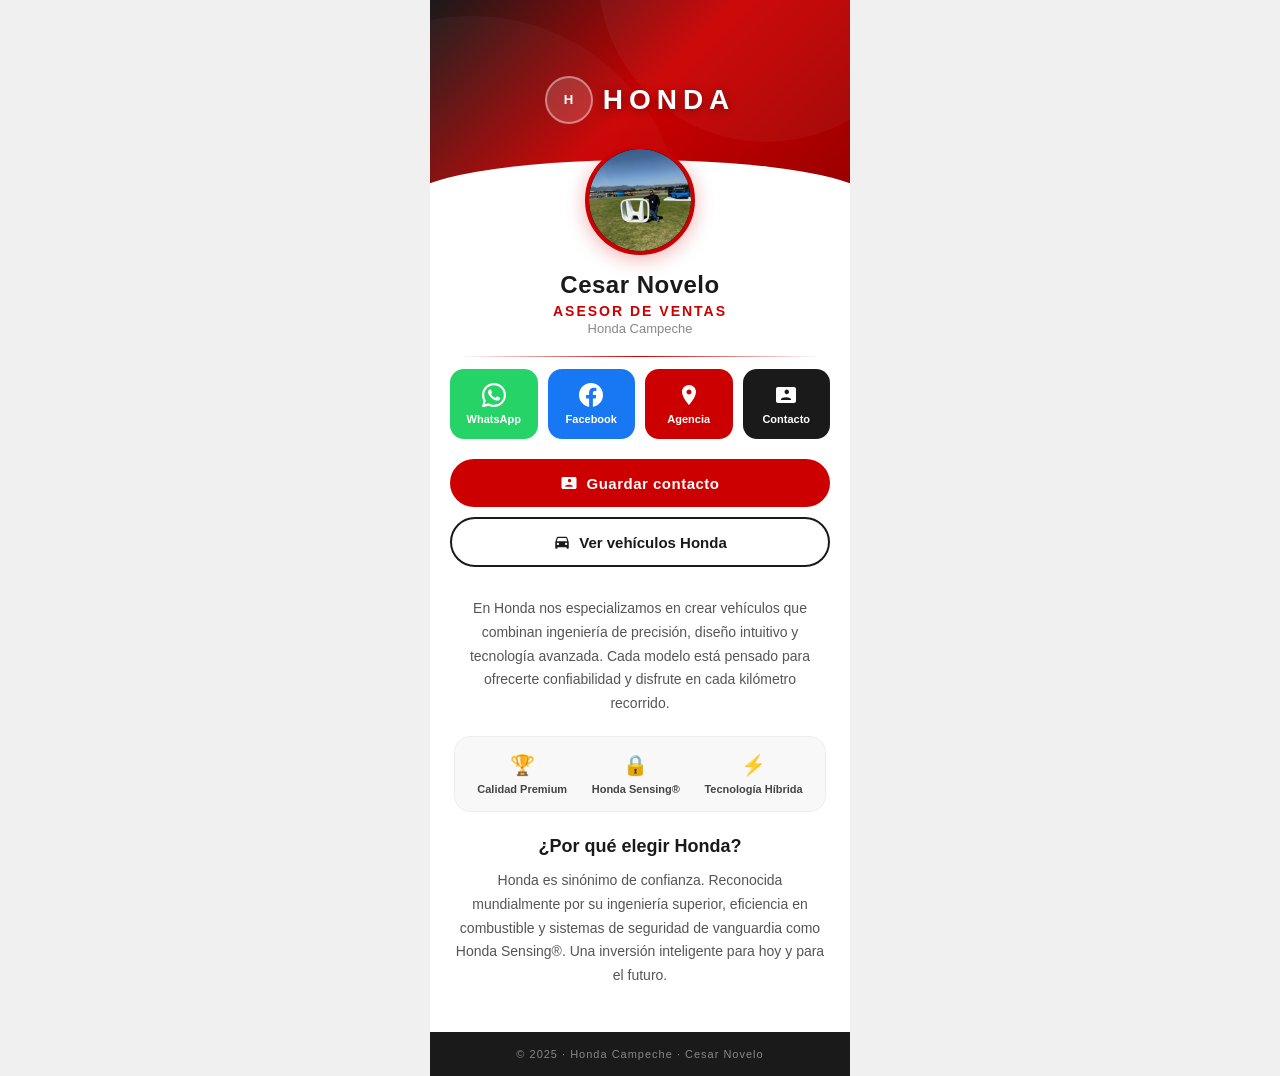
<file: index.html>
<!DOCTYPE html>
<html lang="es">
<head>
<meta charset="UTF-8">
<meta name="viewport" content="width=device-width, initial-scale=1.0">
<title>Cesar Novelo – Asesor Honda</title>
<link rel="stylesheet" href="css/styles.css">
</head>
<body>

<div class="container">

  <!-- HERO -->
  <div class="hero">
    <div class="hero-overlay"></div>
    <div class="hero-content">
      <div class="logo-wrap">
        <svg viewBox="0 0 60 30" class="honda-logo" aria-label="Honda">
          <text x="50%" y="22" text-anchor="middle" font-family="Arial Black, sans-serif" font-size="22" font-weight="900" fill="white" letter-spacing="2">H</text>
        </svg>
        <span class="brand-name">HONDA</span>
      </div>
    </div>
  </div>

  <!-- FOTO -->
  <!-- ▶ COLOCA TU FOTO AQUÍ: reemplaza src/cesar.jpg con la imagen del asesor -->
  <div class="avatar-wrap">
    <div class="avatar-ring">
      <img src="src/cesar.jpg" alt="Cesar Novelo" class="profile-img" onerror="this.style.display='none'; this.nextElementSibling.style.display='flex'">
      <div class="avatar-fallback">CN</div>
    </div>
  </div>

  <!-- DATOS -->
  <div class="info-block">
    <h1>Cesar Novelo</h1>
    <p class="role">Asesor de Ventas</p>
    <p class="brand-tag">Honda Campeche</p>
  </div>

  <!-- DIVIDER -->
  <div class="divider"><span></span></div>

  <!-- ICONOS SOCIALES -->
  <div class="social-grid">
    <a href="https://wa.me/529618815432" target="_blank" class="social-btn whatsapp">
      <svg viewBox="0 0 24 24" fill="currentColor"><path d="M17.472 14.382c-.297-.149-1.758-.867-2.03-.967-.273-.099-.471-.148-.67.15-.197.297-.767.966-.94 1.164-.173.199-.347.223-.644.075-.297-.15-1.255-.463-2.39-1.475-.883-.788-1.48-1.761-1.653-2.059-.173-.297-.018-.458.13-.606.134-.133.298-.347.446-.52.149-.174.198-.298.298-.497.099-.198.05-.371-.025-.52-.075-.149-.669-1.612-.916-2.207-.242-.579-.487-.5-.669-.51-.173-.008-.371-.01-.57-.01-.198 0-.52.074-.792.372-.272.297-1.04 1.016-1.04 2.479 0 1.462 1.065 2.875 1.213 3.074.149.198 2.096 3.2 5.077 4.487.709.306 1.262.489 1.694.625.712.227 1.36.195 1.871.118.571-.085 1.758-.719 2.006-1.413.248-.694.248-1.289.173-1.413-.074-.124-.272-.198-.57-.347z"/><path d="M12 0C5.373 0 0 5.373 0 12c0 2.127.558 4.121 1.531 5.847L.057 23.578a.563.563 0 00.666.726l5.898-1.545A11.945 11.945 0 0012 24c6.627 0 12-5.373 12-12S18.627 0 12 0zm0 21.818a9.805 9.805 0 01-5.032-1.386l-.361-.215-3.739.98.998-3.638-.235-.374A9.817 9.817 0 012.182 12C2.182 6.57 6.57 2.182 12 2.182S21.818 6.57 21.818 12 17.43 21.818 12 21.818z"/></svg>
      <span>WhatsApp</span>
    </a>

    <a href="https://www.facebook.com/share/1DPP1AL5Sw/?mibextid=wwXIfr" target="_blank" class="social-btn facebook">
      <svg viewBox="0 0 24 24" fill="currentColor"><path d="M24 12.073c0-6.627-5.373-12-12-12s-12 5.373-12 12c0 5.99 4.388 10.954 10.125 11.854v-8.385H7.078v-3.47h3.047V9.43c0-3.007 1.792-4.669 4.533-4.669 1.312 0 2.686.235 2.686.235v2.953H15.83c-1.491 0-1.956.925-1.956 1.874v2.25h3.328l-.532 3.47h-2.796v8.385C19.612 23.027 24 18.062 24 12.073z"/></svg>
      <span>Facebook</span>
    </a>

    <a href="https://maps.app.goo.gl/i9AoAfZcqsEoxchf8" target="_blank" class="social-btn location">
      <svg viewBox="0 0 24 24" fill="currentColor"><path d="M12 2C8.13 2 5 5.13 5 9c0 5.25 7 13 7 13s7-7.75 7-13c0-3.87-3.13-7-7-7zm0 9.5c-1.38 0-2.5-1.12-2.5-2.5s1.12-2.5 2.5-2.5 2.5 1.12 2.5 2.5-1.12 2.5-2.5 2.5z"/></svg>
      <span>Agencia</span>
    </a>

    <a href="contacto.vcf" class="social-btn contact">
      <svg viewBox="0 0 24 24" fill="currentColor"><path d="M20 4H4c-1.1 0-2 .9-2 2v12c0 1.1.9 2 2 2h16c1.1 0 2-.9 2-2V6c0-1.1-.9-2-2-2zm-8 2.75A2.25 2.25 0 1112 11a2.25 2.25 0 010-4.25zM17 17H7v-.75c0-1.33 2.67-2 5-2s5 .67 5 2V17z"/></svg>
      <span>Contacto</span>
    </a>
  </div>

  <!-- BOTONES CTA -->
  <div class="cta-section">
    <a href="contacto.vcf" class="btn-primary">
      <svg viewBox="0 0 24 24" fill="currentColor" width="18" height="18"><path d="M20 4H4c-1.1 0-2 .9-2 2v12c0 1.1.9 2 2 2h16c1.1 0 2-.9 2-2V6c0-1.1-.9-2-2-2zm-8 2.75A2.25 2.25 0 1112 11a2.25 2.25 0 010-4.25zM17 17H7v-.75c0-1.33 2.67-2 5-2s5 .67 5 2V17z"/></svg>
      Guardar contacto
    </a>

    <a href="autos.html" class="btn-secondary">
      <svg viewBox="0 0 24 24" fill="currentColor" width="18" height="18"><path d="M18.92 6.01C18.72 5.42 18.16 5 17.5 5h-11c-.66 0-1.21.42-1.42 1.01L3 12v8c0 .55.45 1 1 1h1c.55 0 1-.45 1-1v-1h12v1c0 .55.45 1 1 1h1c.55 0 1-.45 1-1v-8l-2.08-5.99zM6.5 16c-.83 0-1.5-.67-1.5-1.5S5.67 13 6.5 13s1.5.67 1.5 1.5S7.33 16 6.5 16zm11 0c-.83 0-1.5-.67-1.5-1.5s.67-1.5 1.5-1.5 1.5.67 1.5 1.5-.67 1.5-1.5 1.5zM5 11l1.5-4.5h11L19 11H5z"/></svg>
      Ver vehículos Honda
    </a>
  </div>

  <!-- DESCRIPCIÓN -->
  <div class="desc-section">
    <p class="desc-text">
      En Honda nos especializamos en crear vehículos que combinan ingeniería de precisión, 
      diseño intuitivo y tecnología avanzada. Cada modelo está pensado para ofrecerte 
      confiabilidad y disfrute en cada kilómetro recorrido.
    </p>

    <div class="highlight-bar">
      <div class="highlight-item">
        <span class="highlight-icon">🏆</span>
        <span>Calidad Premium</span>
      </div>
      <div class="highlight-item">
        <span class="highlight-icon">🔒</span>
        <span>Honda Sensing®</span>
      </div>
      <div class="highlight-item">
        <span class="highlight-icon">⚡</span>
        <span>Tecnología Híbrida</span>
      </div>
    </div>

    <h2>¿Por qué elegir Honda?</h2>
    <p class="desc-text">
      Honda es sinónimo de confianza. Reconocida mundialmente por su ingeniería superior, 
      eficiencia en combustible y sistemas de seguridad de vanguardia como Honda Sensing®. 
      Una inversión inteligente para hoy y para el futuro.
    </p>
  </div>

  <!-- FOOTER -->
  <div class="footer">
    <p>© 2025 · Honda Campeche · Cesar Novelo</p>
  </div>

</div>

</body>
</html>
</file>
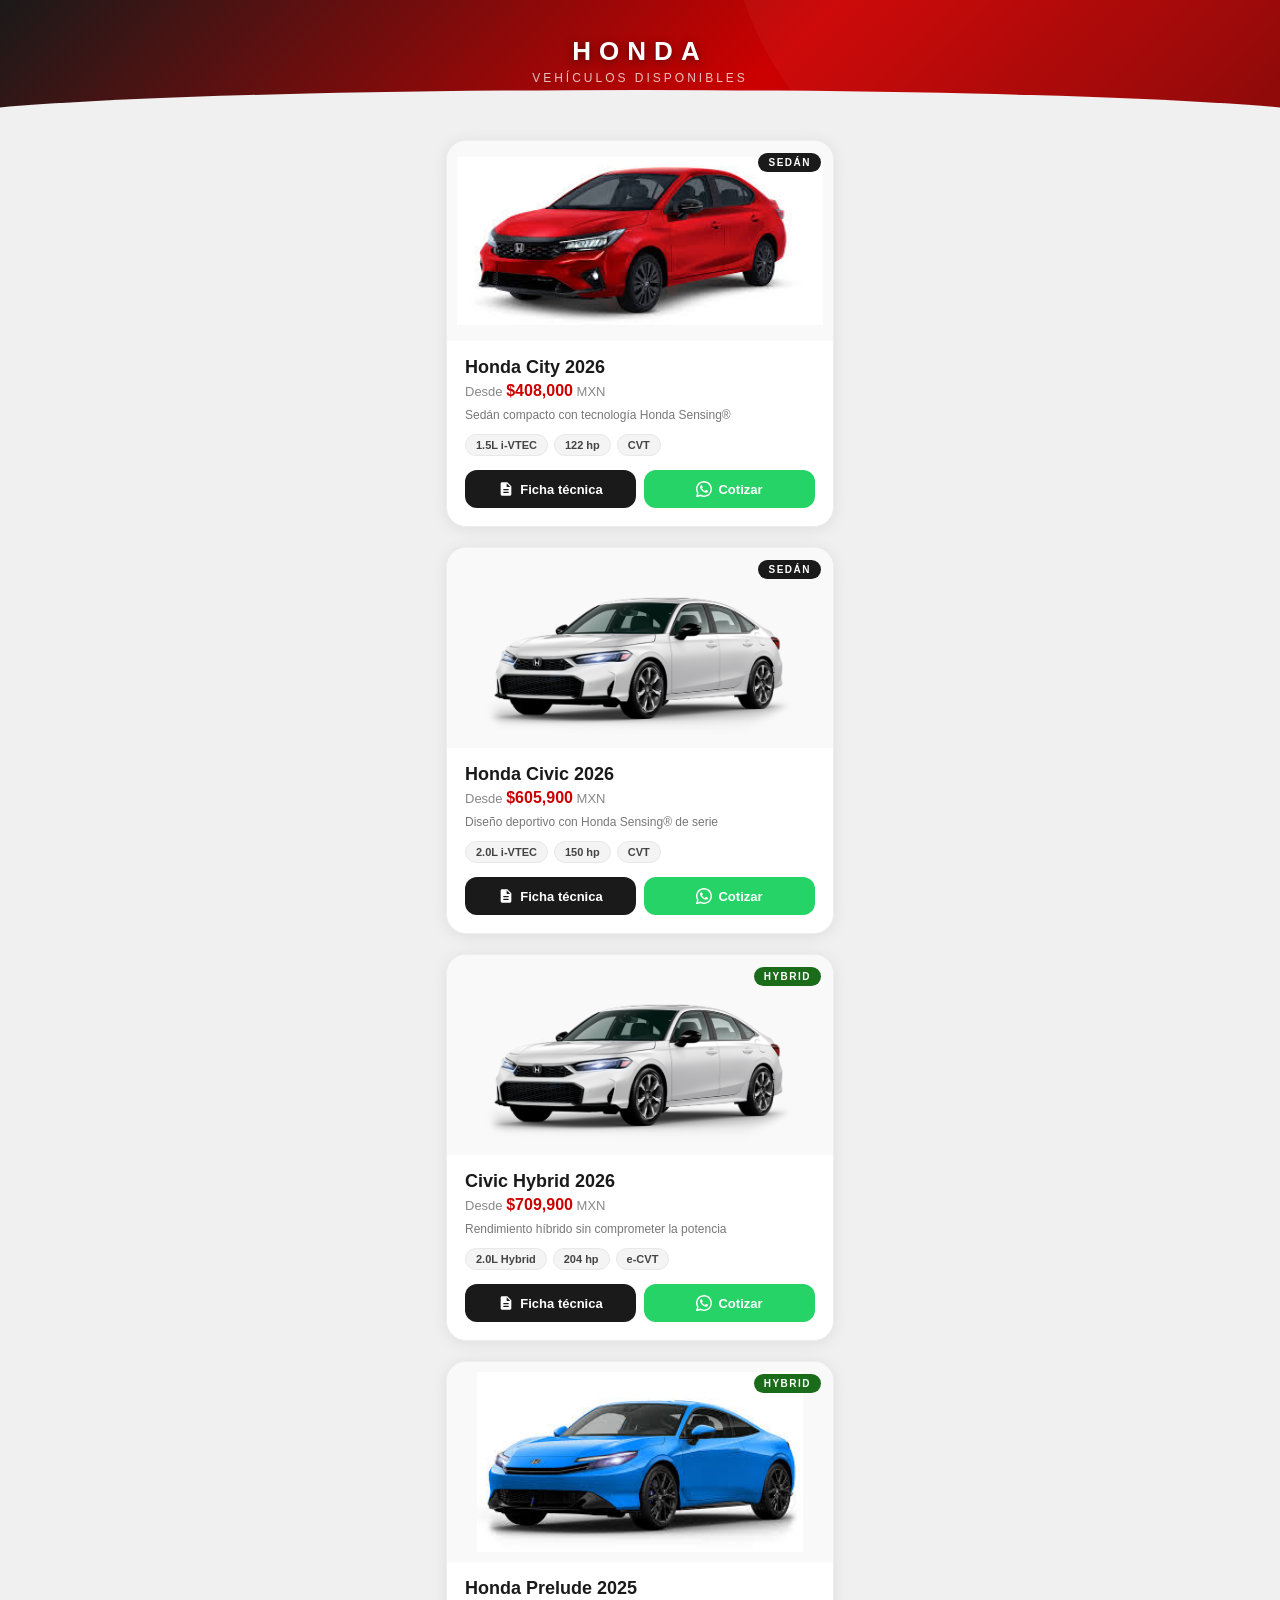
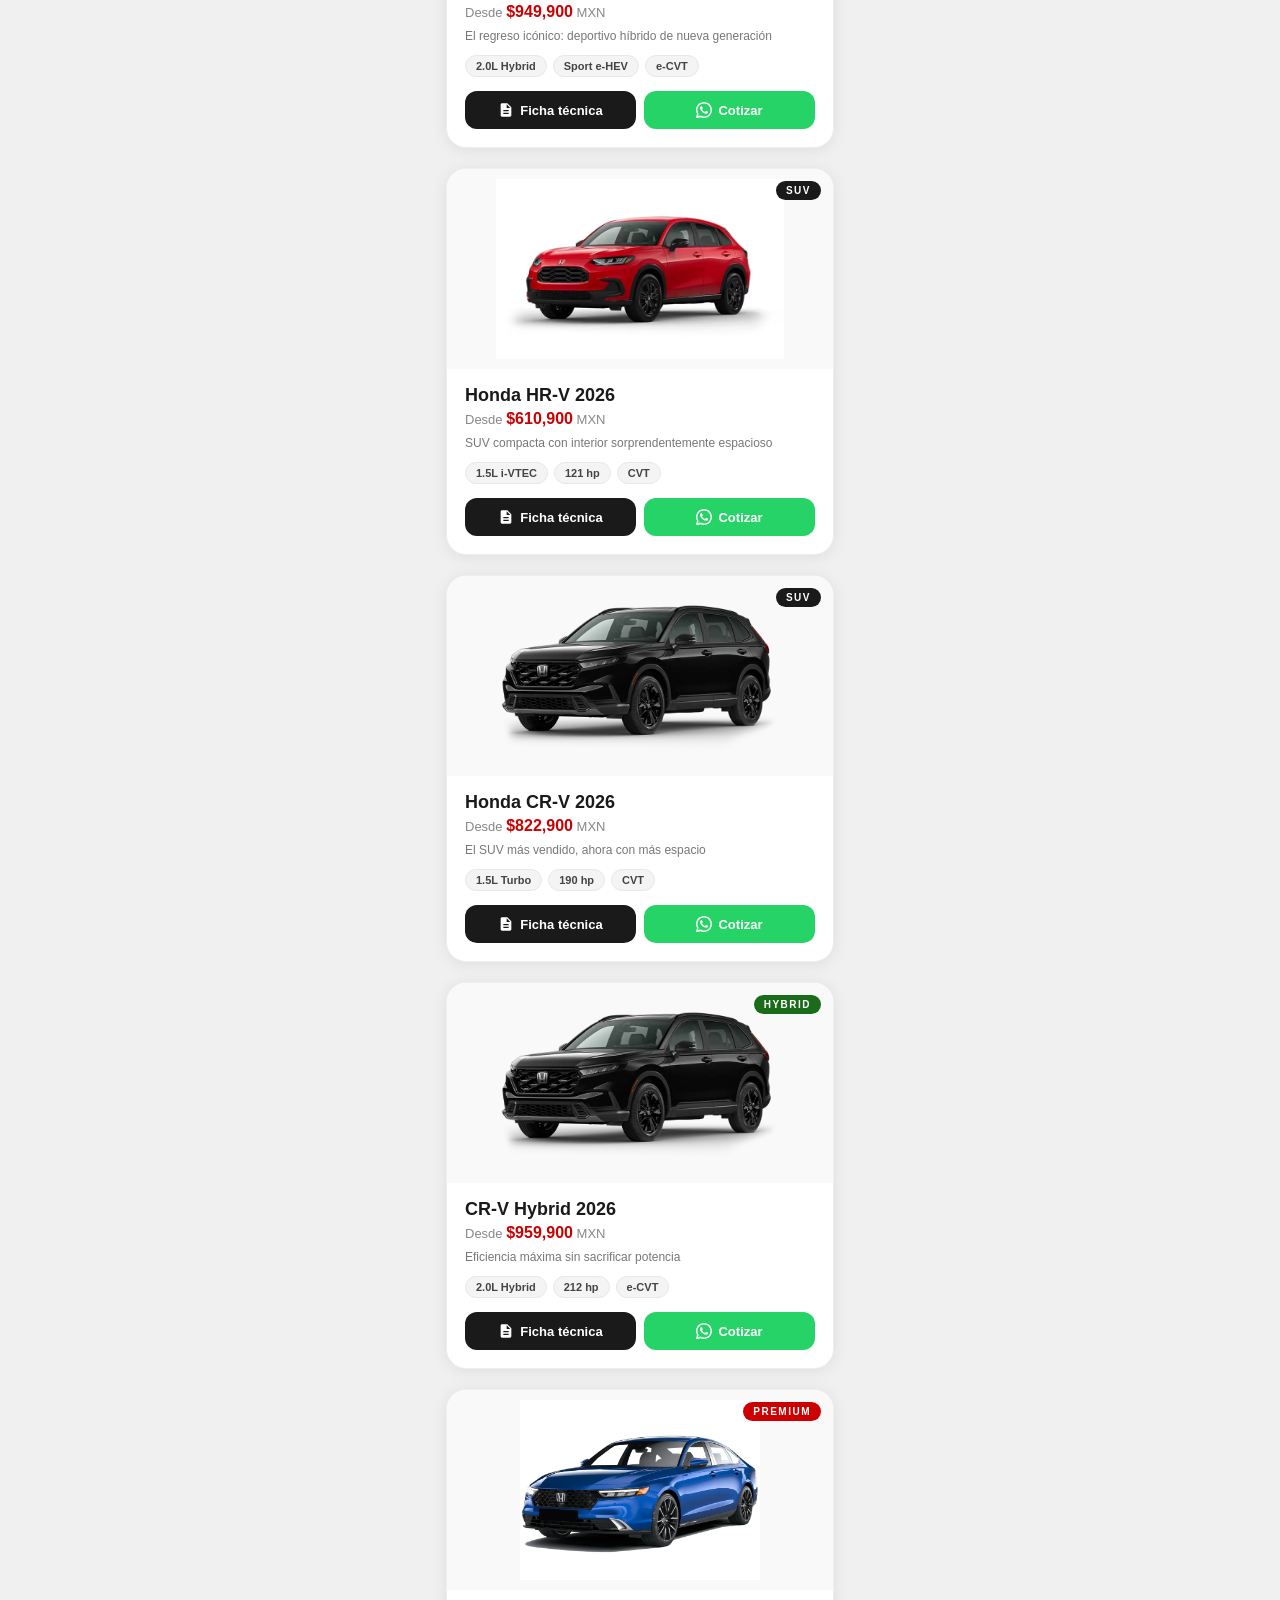
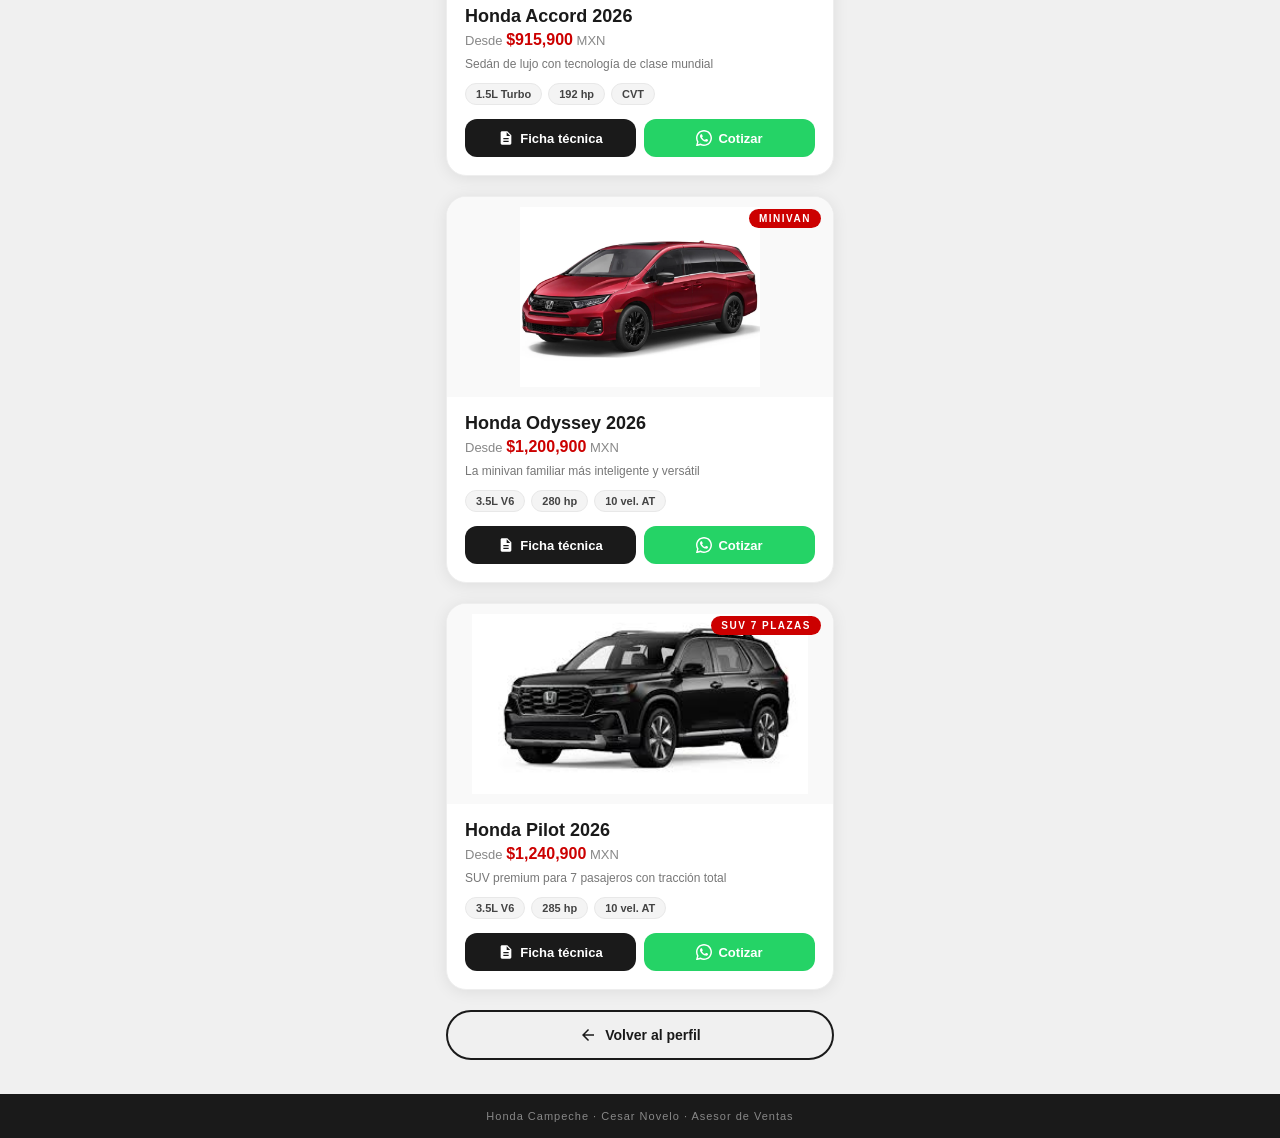
<file: autos.html>
<!DOCTYPE html>
<html lang="es">
<head>
<meta charset="UTF-8">
<meta name="viewport" content="width=device-width, initial-scale=1.0">
<title>Vehículos Honda – Cesar Novelo</title>
<link rel="stylesheet" href="css/autos.css">
</head>
<body>

<div class="page-header">
  <div class="header-overlay"></div>
  <div class="header-content">
    <span class="header-brand">HONDA</span>
    <p class="header-sub">Vehículos disponibles</p>
  </div>
</div>

<div class="container">

  <!-- CITY -->
  <div class="card">
    <div class="card-badge">Sedán</div>
    <img src="src/city.jpg" alt="Honda City">
    <div class="card-body">
      <h2>Honda City 2026</h2>
      <p class="price">Desde <strong>$408,000</strong> MXN</p>
      <p class="tagline">Sedán compacto con tecnología Honda Sensing®</p>
      <div class="specs-mini">
        <span>1.5L i-VTEC</span><span>122 hp</span><span>CVT</span>
      </div>
      <div class="card-actions">
        <a href="fichas/city.pdf" target="_blank" class="btn-ver">
          <svg viewBox="0 0 24 24" fill="currentColor" width="16" height="16"><path d="M14 2H6c-1.1 0-2 .9-2 2v16c0 1.1.9 2 2 2h12c1.1 0 2-.9 2-2V8l-6-6zm2 16H8v-2h8v2zm0-4H8v-2h8v2zm-3-5V3.5L18.5 9H13z"/></svg>
          Ficha técnica
        </a>
        <a href="https://wa.me/529618815432" target="_blank" class="btn-wa">
          <svg viewBox="0 0 24 24" fill="currentColor" width="16" height="16"><path d="M17.472 14.382c-.297-.149-1.758-.867-2.03-.967-.273-.099-.471-.148-.67.15-.197.297-.767.966-.94 1.164-.173.199-.347.223-.644.075-.297-.15-1.255-.463-2.39-1.475-.883-.788-1.48-1.761-1.653-2.059-.173-.297-.018-.458.13-.606.134-.133.298-.347.446-.52.149-.174.198-.298.298-.497.099-.198.05-.371-.025-.52-.075-.149-.669-1.612-.916-2.207-.242-.579-.487-.5-.669-.51-.173-.008-.371-.01-.57-.01-.198 0-.52.074-.792.372-.272.297-1.04 1.016-1.04 2.479 0 1.462 1.065 2.875 1.213 3.074.149.198 2.096 3.2 5.077 4.487.709.306 1.262.489 1.694.625.712.227 1.36.195 1.871.118.571-.085 1.758-.719 2.006-1.413.248-.694.248-1.289.173-1.413-.074-.124-.272-.198-.57-.347zM12 0C5.373 0 0 5.373 0 12c0 2.127.558 4.121 1.531 5.847L.057 23.578a.563.563 0 00.666.726l5.898-1.545A11.945 11.945 0 0012 24c6.627 0 12-5.373 12-12S18.627 0 12 0zm0 21.818a9.805 9.805 0 01-5.032-1.386l-.361-.215-3.739.98.998-3.638-.235-.374A9.817 9.817 0 012.182 12C2.182 6.57 6.57 2.182 12 2.182S21.818 6.57 21.818 12 17.43 21.818 12 21.818z"/></svg>
          Cotizar
        </a>
      </div>
    </div>
  </div>

  <!-- CIVIC -->
  <div class="card">
    <div class="card-badge">Sedán</div>
    <img src="src/civic.jpg" alt="Honda Civic">
    <div class="card-body">
      <h2>Honda Civic 2026</h2>
      <p class="price">Desde <strong>$605,900</strong> MXN</p>
      <p class="tagline">Diseño deportivo con Honda Sensing® de serie</p>
      <div class="specs-mini">
        <span>2.0L i-VTEC</span><span>150 hp</span><span>CVT</span>
      </div>
      <div class="card-actions">
        <a href="fichas/civic.pdf" target="_blank" class="btn-ver">
          <svg viewBox="0 0 24 24" fill="currentColor" width="16" height="16"><path d="M14 2H6c-1.1 0-2 .9-2 2v16c0 1.1.9 2 2 2h12c1.1 0 2-.9 2-2V8l-6-6zm2 16H8v-2h8v2zm0-4H8v-2h8v2zm-3-5V3.5L18.5 9H13z"/></svg>
          Ficha técnica
        </a>
        <a href="https://wa.me/529618815432" target="_blank" class="btn-wa">
          <svg viewBox="0 0 24 24" fill="currentColor" width="16" height="16"><path d="M17.472 14.382c-.297-.149-1.758-.867-2.03-.967-.273-.099-.471-.148-.67.15-.197.297-.767.966-.94 1.164-.173.199-.347.223-.644.075-.297-.15-1.255-.463-2.39-1.475-.883-.788-1.48-1.761-1.653-2.059-.173-.297-.018-.458.13-.606.134-.133.298-.347.446-.52.149-.174.198-.298.298-.497.099-.198.05-.371-.025-.52-.075-.149-.669-1.612-.916-2.207-.242-.579-.487-.5-.669-.51-.173-.008-.371-.01-.57-.01-.198 0-.52.074-.792.372-.272.297-1.04 1.016-1.04 2.479 0 1.462 1.065 2.875 1.213 3.074.149.198 2.096 3.2 5.077 4.487.709.306 1.262.489 1.694.625.712.227 1.36.195 1.871.118.571-.085 1.758-.719 2.006-1.413.248-.694.248-1.289.173-1.413-.074-.124-.272-.198-.57-.347zM12 0C5.373 0 0 5.373 0 12c0 2.127.558 4.121 1.531 5.847L.057 23.578a.563.563 0 00.666.726l5.898-1.545A11.945 11.945 0 0012 24c6.627 0 12-5.373 12-12S18.627 0 12 0zm0 21.818a9.805 9.805 0 01-5.032-1.386l-.361-.215-3.739.98.998-3.638-.235-.374A9.817 9.817 0 012.182 12C2.182 6.57 6.57 2.182 12 2.182S21.818 6.57 21.818 12 17.43 21.818 12 21.818z"/></svg>
          Cotizar
        </a>
      </div>
    </div>
  </div>

  <!-- CIVIC HYBRID -->
  <div class="card">
    <div class="card-badge badge-hybrid">Hybrid</div>
    <img src="src/civic.jpg" alt="Honda Civic Hybrid">
    <div class="card-body">
      <h2>Civic Hybrid 2026</h2>
      <p class="price">Desde <strong>$709,900</strong> MXN</p>
      <p class="tagline">Rendimiento híbrido sin comprometer la potencia</p>
      <div class="specs-mini">
        <span>2.0L Hybrid</span><span>204 hp</span><span>e-CVT</span>
      </div>
      <div class="card-actions">
        <a href="fichas/civic-hybrid.pdf" target="_blank" class="btn-ver">
          <svg viewBox="0 0 24 24" fill="currentColor" width="16" height="16"><path d="M14 2H6c-1.1 0-2 .9-2 2v16c0 1.1.9 2 2 2h12c1.1 0 2-.9 2-2V8l-6-6zm2 16H8v-2h8v2zm0-4H8v-2h8v2zm-3-5V3.5L18.5 9H13z"/></svg>
          Ficha técnica
        </a>
        <a href="https://wa.me/529618815432" target="_blank" class="btn-wa">
          <svg viewBox="0 0 24 24" fill="currentColor" width="16" height="16"><path d="M17.472 14.382c-.297-.149-1.758-.867-2.03-.967-.273-.099-.471-.148-.67.15-.197.297-.767.966-.94 1.164-.173.199-.347.223-.644.075-.297-.15-1.255-.463-2.39-1.475-.883-.788-1.48-1.761-1.653-2.059-.173-.297-.018-.458.13-.606.134-.133.298-.347.446-.52.149-.174.198-.298.298-.497.099-.198.05-.371-.025-.52-.075-.149-.669-1.612-.916-2.207-.242-.579-.487-.5-.669-.51-.173-.008-.371-.01-.57-.01-.198 0-.52.074-.792.372-.272.297-1.04 1.016-1.04 2.479 0 1.462 1.065 2.875 1.213 3.074.149.198 2.096 3.2 5.077 4.487.709.306 1.262.489 1.694.625.712.227 1.36.195 1.871.118.571-.085 1.758-.719 2.006-1.413.248-.694.248-1.289.173-1.413-.074-.124-.272-.198-.57-.347zM12 0C5.373 0 0 5.373 0 12c0 2.127.558 4.121 1.531 5.847L.057 23.578a.563.563 0 00.666.726l5.898-1.545A11.945 11.945 0 0012 24c6.627 0 12-5.373 12-12S18.627 0 12 0zm0 21.818a9.805 9.805 0 01-5.032-1.386l-.361-.215-3.739.98.998-3.638-.235-.374A9.817 9.817 0 012.182 12C2.182 6.57 6.57 2.182 12 2.182S21.818 6.57 21.818 12 17.43 21.818 12 21.818z"/></svg>
          Cotizar
        </a>
      </div>
    </div>
  </div>

  <!-- PRELUDE -->
  <div class="card">
    <div class="card-badge badge-hybrid">Hybrid</div>
    <img src="src/prelude.jpg" alt="Honda Prelude">
    <div class="card-body">
      <h2>Honda Prelude 2025</h2>
      <p class="price">Desde <strong>$949,900</strong> MXN</p>
      <p class="tagline">El regreso icónico: deportivo híbrido de nueva generación</p>
      <div class="specs-mini">
        <span>2.0L Hybrid</span><span>Sport e-HEV</span><span>e-CVT</span>
      </div>
      <div class="card-actions">
        <a href="fichas/prelude.pdf" target="_blank" class="btn-ver">
          <svg viewBox="0 0 24 24" fill="currentColor" width="16" height="16"><path d="M14 2H6c-1.1 0-2 .9-2 2v16c0 1.1.9 2 2 2h12c1.1 0 2-.9 2-2V8l-6-6zm2 16H8v-2h8v2zm0-4H8v-2h8v2zm-3-5V3.5L18.5 9H13z"/></svg>
          Ficha técnica
        </a>
        <a href="https://wa.me/529618815432" target="_blank" class="btn-wa">
          <svg viewBox="0 0 24 24" fill="currentColor" width="16" height="16"><path d="M17.472 14.382c-.297-.149-1.758-.867-2.03-.967-.273-.099-.471-.148-.67.15-.197.297-.767.966-.94 1.164-.173.199-.347.223-.644.075-.297-.15-1.255-.463-2.39-1.475-.883-.788-1.48-1.761-1.653-2.059-.173-.297-.018-.458.13-.606.134-.133.298-.347.446-.52.149-.174.198-.298.298-.497.099-.198.05-.371-.025-.52-.075-.149-.669-1.612-.916-2.207-.242-.579-.487-.5-.669-.51-.173-.008-.371-.01-.57-.01-.198 0-.52.074-.792.372-.272.297-1.04 1.016-1.04 2.479 0 1.462 1.065 2.875 1.213 3.074.149.198 2.096 3.2 5.077 4.487.709.306 1.262.489 1.694.625.712.227 1.36.195 1.871.118.571-.085 1.758-.719 2.006-1.413.248-.694.248-1.289.173-1.413-.074-.124-.272-.198-.57-.347zM12 0C5.373 0 0 5.373 0 12c0 2.127.558 4.121 1.531 5.847L.057 23.578a.563.563 0 00.666.726l5.898-1.545A11.945 11.945 0 0012 24c6.627 0 12-5.373 12-12S18.627 0 12 0zm0 21.818a9.805 9.805 0 01-5.032-1.386l-.361-.215-3.739.98.998-3.638-.235-.374A9.817 9.817 0 012.182 12C2.182 6.57 6.57 2.182 12 2.182S21.818 6.57 21.818 12 17.43 21.818 12 21.818z"/></svg>
          Cotizar
        </a>
      </div>
    </div>
  </div>

  <!-- HR-V -->
  <div class="card">
    <div class="card-badge">SUV</div>
    <img src="src/hrv.jpg" alt="Honda HR-V">
    <div class="card-body">
      <h2>Honda HR-V 2026</h2>
      <p class="price">Desde <strong>$610,900</strong> MXN</p>
      <p class="tagline">SUV compacta con interior sorprendentemente espacioso</p>
      <div class="specs-mini">
        <span>1.5L i-VTEC</span><span>121 hp</span><span>CVT</span>
      </div>
      <div class="card-actions">
        <a href="fichas/hrv.pdf" target="_blank" class="btn-ver">
          <svg viewBox="0 0 24 24" fill="currentColor" width="16" height="16"><path d="M14 2H6c-1.1 0-2 .9-2 2v16c0 1.1.9 2 2 2h12c1.1 0 2-.9 2-2V8l-6-6zm2 16H8v-2h8v2zm0-4H8v-2h8v2zm-3-5V3.5L18.5 9H13z"/></svg>
          Ficha técnica
        </a>
        <a href="https://wa.me/529618815432" target="_blank" class="btn-wa">
          <svg viewBox="0 0 24 24" fill="currentColor" width="16" height="16"><path d="M17.472 14.382c-.297-.149-1.758-.867-2.03-.967-.273-.099-.471-.148-.67.15-.197.297-.767.966-.94 1.164-.173.199-.347.223-.644.075-.297-.15-1.255-.463-2.39-1.475-.883-.788-1.48-1.761-1.653-2.059-.173-.297-.018-.458.13-.606.134-.133.298-.347.446-.52.149-.174.198-.298.298-.497.099-.198.05-.371-.025-.52-.075-.149-.669-1.612-.916-2.207-.242-.579-.487-.5-.669-.51-.173-.008-.371-.01-.57-.01-.198 0-.52.074-.792.372-.272.297-1.04 1.016-1.04 2.479 0 1.462 1.065 2.875 1.213 3.074.149.198 2.096 3.2 5.077 4.487.709.306 1.262.489 1.694.625.712.227 1.36.195 1.871.118.571-.085 1.758-.719 2.006-1.413.248-.694.248-1.289.173-1.413-.074-.124-.272-.198-.57-.347zM12 0C5.373 0 0 5.373 0 12c0 2.127.558 4.121 1.531 5.847L.057 23.578a.563.563 0 00.666.726l5.898-1.545A11.945 11.945 0 0012 24c6.627 0 12-5.373 12-12S18.627 0 12 0zm0 21.818a9.805 9.805 0 01-5.032-1.386l-.361-.215-3.739.98.998-3.638-.235-.374A9.817 9.817 0 012.182 12C2.182 6.57 6.57 2.182 12 2.182S21.818 6.57 21.818 12 17.43 21.818 12 21.818z"/></svg>
          Cotizar
        </a>
      </div>
    </div>
  </div>


  <!-- CR-V -->
  <div class="card">
    <div class="card-badge">SUV</div>
    <img src="src/crv.jpg" alt="Honda CR-V">
    <div class="card-body">
      <h2>Honda CR-V 2026</h2>
      <p class="price">Desde <strong>$822,900</strong> MXN</p>
      <p class="tagline">El SUV más vendido, ahora con más espacio</p>
      <div class="specs-mini">
        <span>1.5L Turbo</span><span>190 hp</span><span>CVT</span>
      </div>
      <div class="card-actions">
        <a href="fichas/crv.pdf" target="_blank" class="btn-ver">
          <svg viewBox="0 0 24 24" fill="currentColor" width="16" height="16"><path d="M14 2H6c-1.1 0-2 .9-2 2v16c0 1.1.9 2 2 2h12c1.1 0 2-.9 2-2V8l-6-6zm2 16H8v-2h8v2zm0-4H8v-2h8v2zm-3-5V3.5L18.5 9H13z"/></svg>
          Ficha técnica
        </a>
        <a href="https://wa.me/529618815432" target="_blank" class="btn-wa">
          <svg viewBox="0 0 24 24" fill="currentColor" width="16" height="16"><path d="M17.472 14.382c-.297-.149-1.758-.867-2.03-.967-.273-.099-.471-.148-.67.15-.197.297-.767.966-.94 1.164-.173.199-.347.223-.644.075-.297-.15-1.255-.463-2.39-1.475-.883-.788-1.48-1.761-1.653-2.059-.173-.297-.018-.458.13-.606.134-.133.298-.347.446-.52.149-.174.198-.298.298-.497.099-.198.05-.371-.025-.52-.075-.149-.669-1.612-.916-2.207-.242-.579-.487-.5-.669-.51-.173-.008-.371-.01-.57-.01-.198 0-.52.074-.792.372-.272.297-1.04 1.016-1.04 2.479 0 1.462 1.065 2.875 1.213 3.074.149.198 2.096 3.2 5.077 4.487.709.306 1.262.489 1.694.625.712.227 1.36.195 1.871.118.571-.085 1.758-.719 2.006-1.413.248-.694.248-1.289.173-1.413-.074-.124-.272-.198-.57-.347zM12 0C5.373 0 0 5.373 0 12c0 2.127.558 4.121 1.531 5.847L.057 23.578a.563.563 0 00.666.726l5.898-1.545A11.945 11.945 0 0012 24c6.627 0 12-5.373 12-12S18.627 0 12 0zm0 21.818a9.805 9.805 0 01-5.032-1.386l-.361-.215-3.739.98.998-3.638-.235-.374A9.817 9.817 0 012.182 12C2.182 6.57 6.57 2.182 12 2.182S21.818 6.57 21.818 12 17.43 21.818 12 21.818z"/></svg>
          Cotizar
        </a>
      </div>
    </div>
  </div>

  <!-- CR-V HYBRID -->
  <div class="card">
    <div class="card-badge badge-hybrid">Hybrid</div>
    <img src="src/crv.jpg" alt="Honda CR-V Hybrid">
    <div class="card-body">
      <h2>CR-V Hybrid 2026</h2>
      <p class="price">Desde <strong>$959,900</strong> MXN</p>
      <p class="tagline">Eficiencia máxima sin sacrificar potencia</p>
      <div class="specs-mini">
        <span>2.0L Hybrid</span><span>212 hp</span><span>e-CVT</span>
      </div>
      <div class="card-actions">
        <a href="fichas/crv-hybrid.pdf" target="_blank" class="btn-ver">
          <svg viewBox="0 0 24 24" fill="currentColor" width="16" height="16"><path d="M14 2H6c-1.1 0-2 .9-2 2v16c0 1.1.9 2 2 2h12c1.1 0 2-.9 2-2V8l-6-6zm2 16H8v-2h8v2zm0-4H8v-2h8v2zm-3-5V3.5L18.5 9H13z"/></svg>
          Ficha técnica
        </a>
        <a href="https://wa.me/529618815432" target="_blank" class="btn-wa">
          <svg viewBox="0 0 24 24" fill="currentColor" width="16" height="16"><path d="M17.472 14.382c-.297-.149-1.758-.867-2.03-.967-.273-.099-.471-.148-.67.15-.197.297-.767.966-.94 1.164-.173.199-.347.223-.644.075-.297-.15-1.255-.463-2.39-1.475-.883-.788-1.48-1.761-1.653-2.059-.173-.297-.018-.458.13-.606.134-.133.298-.347.446-.52.149-.174.198-.298.298-.497.099-.198.05-.371-.025-.52-.075-.149-.669-1.612-.916-2.207-.242-.579-.487-.5-.669-.51-.173-.008-.371-.01-.57-.01-.198 0-.52.074-.792.372-.272.297-1.04 1.016-1.04 2.479 0 1.462 1.065 2.875 1.213 3.074.149.198 2.096 3.2 5.077 4.487.709.306 1.262.489 1.694.625.712.227 1.36.195 1.871.118.571-.085 1.758-.719 2.006-1.413.248-.694.248-1.289.173-1.413-.074-.124-.272-.198-.57-.347zM12 0C5.373 0 0 5.373 0 12c0 2.127.558 4.121 1.531 5.847L.057 23.578a.563.563 0 00.666.726l5.898-1.545A11.945 11.945 0 0012 24c6.627 0 12-5.373 12-12S18.627 0 12 0zm0 21.818a9.805 9.805 0 01-5.032-1.386l-.361-.215-3.739.98.998-3.638-.235-.374A9.817 9.817 0 012.182 12C2.182 6.57 6.57 2.182 12 2.182S21.818 6.57 21.818 12 17.43 21.818 12 21.818z"/></svg>
          Cotizar
        </a>
      </div>
    </div>
  </div>

  <!-- ACCORD -->
  <div class="card">
    <div class="card-badge badge-premium">Premium</div>
    <img src="src/accord.jpg" alt="Honda Accord">
    <div class="card-body">
      <h2>Honda Accord 2026</h2>
      <p class="price">Desde <strong>$915,900</strong> MXN</p>
      <p class="tagline">Sedán de lujo con tecnología de clase mundial</p>
      <div class="specs-mini">
        <span>1.5L Turbo</span><span>192 hp</span><span>CVT</span>
      </div>
      <div class="card-actions">
        <a href="fichas/accord.pdf" target="_blank" class="btn-ver">
          <svg viewBox="0 0 24 24" fill="currentColor" width="16" height="16"><path d="M14 2H6c-1.1 0-2 .9-2 2v16c0 1.1.9 2 2 2h12c1.1 0 2-.9 2-2V8l-6-6zm2 16H8v-2h8v2zm0-4H8v-2h8v2zm-3-5V3.5L18.5 9H13z"/></svg>
          Ficha técnica
        </a>
        <a href="https://wa.me/529618815432" target="_blank" class="btn-wa">
          <svg viewBox="0 0 24 24" fill="currentColor" width="16" height="16"><path d="M17.472 14.382c-.297-.149-1.758-.867-2.03-.967-.273-.099-.471-.148-.67.15-.197.297-.767.966-.94 1.164-.173.199-.347.223-.644.075-.297-.15-1.255-.463-2.39-1.475-.883-.788-1.48-1.761-1.653-2.059-.173-.297-.018-.458.13-.606.134-.133.298-.347.446-.52.149-.174.198-.298.298-.497.099-.198.05-.371-.025-.52-.075-.149-.669-1.612-.916-2.207-.242-.579-.487-.5-.669-.51-.173-.008-.371-.01-.57-.01-.198 0-.52.074-.792.372-.272.297-1.04 1.016-1.04 2.479 0 1.462 1.065 2.875 1.213 3.074.149.198 2.096 3.2 5.077 4.487.709.306 1.262.489 1.694.625.712.227 1.36.195 1.871.118.571-.085 1.758-.719 2.006-1.413.248-.694.248-1.289.173-1.413-.074-.124-.272-.198-.57-.347zM12 0C5.373 0 0 5.373 0 12c0 2.127.558 4.121 1.531 5.847L.057 23.578a.563.563 0 00.666.726l5.898-1.545A11.945 11.945 0 0012 24c6.627 0 12-5.373 12-12S18.627 0 12 0zm0 21.818a9.805 9.805 0 01-5.032-1.386l-.361-.215-3.739.98.998-3.638-.235-.374A9.817 9.817 0 012.182 12C2.182 6.57 6.57 2.182 12 2.182S21.818 6.57 21.818 12 17.43 21.818 12 21.818z"/></svg>
          Cotizar
        </a>
      </div>
    </div>
  </div>

  <!-- ODYSSEY -->
  <div class="card">
    <div class="card-badge badge-premium">Minivan</div>
    <img src="src/odyssey.jpg" alt="Honda Odyssey">
    <div class="card-body">
      <h2>Honda Odyssey 2026</h2>
      <p class="price">Desde <strong>$1,200,900</strong> MXN</p>
      <p class="tagline">La minivan familiar más inteligente y versátil</p>
      <div class="specs-mini">
        <span>3.5L V6</span><span>280 hp</span><span>10 vel. AT</span>
      </div>
      <div class="card-actions">
        <a href="fichas/odyssey.pdf" target="_blank" class="btn-ver">
          <svg viewBox="0 0 24 24" fill="currentColor" width="16" height="16"><path d="M14 2H6c-1.1 0-2 .9-2 2v16c0 1.1.9 2 2 2h12c1.1 0 2-.9 2-2V8l-6-6zm2 16H8v-2h8v2zm0-4H8v-2h8v2zm-3-5V3.5L18.5 9H13z"/></svg>
          Ficha técnica
        </a>
        <a href="https://wa.me/529618815432" target="_blank" class="btn-wa">
          <svg viewBox="0 0 24 24" fill="currentColor" width="16" height="16"><path d="M17.472 14.382c-.297-.149-1.758-.867-2.03-.967-.273-.099-.471-.148-.67.15-.197.297-.767.966-.94 1.164-.173.199-.347.223-.644.075-.297-.15-1.255-.463-2.39-1.475-.883-.788-1.48-1.761-1.653-2.059-.173-.297-.018-.458.13-.606.134-.133.298-.347.446-.52.149-.174.198-.298.298-.497.099-.198.05-.371-.025-.52-.075-.149-.669-1.612-.916-2.207-.242-.579-.487-.5-.669-.51-.173-.008-.371-.01-.57-.01-.198 0-.52.074-.792.372-.272.297-1.04 1.016-1.04 2.479 0 1.462 1.065 2.875 1.213 3.074.149.198 2.096 3.2 5.077 4.487.709.306 1.262.489 1.694.625.712.227 1.36.195 1.871.118.571-.085 1.758-.719 2.006-1.413.248-.694.248-1.289.173-1.413-.074-.124-.272-.198-.57-.347zM12 0C5.373 0 0 5.373 0 12c0 2.127.558 4.121 1.531 5.847L.057 23.578a.563.563 0 00.666.726l5.898-1.545A11.945 11.945 0 0012 24c6.627 0 12-5.373 12-12S18.627 0 12 0zm0 21.818a9.805 9.805 0 01-5.032-1.386l-.361-.215-3.739.98.998-3.638-.235-.374A9.817 9.817 0 012.182 12C2.182 6.57 6.57 2.182 12 2.182S21.818 6.57 21.818 12 17.43 21.818 12 21.818z"/></svg>
          Cotizar
        </a>
      </div>
    </div>
  </div>

  <!-- PILOT -->
  <div class="card">
    <div class="card-badge badge-premium">SUV 7 plazas</div>
    <img src="src/pilot.jpg" alt="Honda Pilot">
    <div class="card-body">
      <h2>Honda Pilot 2026</h2>
      <p class="price">Desde <strong>$1,240,900</strong> MXN</p>
      <p class="tagline">SUV premium para 7 pasajeros con tracción total</p>
      <div class="specs-mini">
        <span>3.5L V6</span><span>285 hp</span><span>10 vel. AT</span>
      </div>
      <div class="card-actions">
        <a href="fichas/pilot.pdf" target="_blank" class="btn-ver">
          <svg viewBox="0 0 24 24" fill="currentColor" width="16" height="16"><path d="M14 2H6c-1.1 0-2 .9-2 2v16c0 1.1.9 2 2 2h12c1.1 0 2-.9 2-2V8l-6-6zm2 16H8v-2h8v2zm0-4H8v-2h8v2zm-3-5V3.5L18.5 9H13z"/></svg>
          Ficha técnica
        </a>
        <a href="https://wa.me/529618815432" target="_blank" class="btn-wa">
          <svg viewBox="0 0 24 24" fill="currentColor" width="16" height="16"><path d="M17.472 14.382c-.297-.149-1.758-.867-2.03-.967-.273-.099-.471-.148-.67.15-.197.297-.767.966-.94 1.164-.173.199-.347.223-.644.075-.297-.15-1.255-.463-2.39-1.475-.883-.788-1.48-1.761-1.653-2.059-.173-.297-.018-.458.13-.606.134-.133.298-.347.446-.52.149-.174.198-.298.298-.497.099-.198.05-.371-.025-.52-.075-.149-.669-1.612-.916-2.207-.242-.579-.487-.5-.669-.51-.173-.008-.371-.01-.57-.01-.198 0-.52.074-.792.372-.272.297-1.04 1.016-1.04 2.479 0 1.462 1.065 2.875 1.213 3.074.149.198 2.096 3.2 5.077 4.487.709.306 1.262.489 1.694.625.712.227 1.36.195 1.871.118.571-.085 1.758-.719 2.006-1.413.248-.694.248-1.289.173-1.413-.074-.124-.272-.198-.57-.347zM12 0C5.373 0 0 5.373 0 12c0 2.127.558 4.121 1.531 5.847L.057 23.578a.563.563 0 00.666.726l5.898-1.545A11.945 11.945 0 0012 24c6.627 0 12-5.373 12-12S18.627 0 12 0zm0 21.818a9.805 9.805 0 01-5.032-1.386l-.361-.215-3.739.98.998-3.638-.235-.374A9.817 9.817 0 012.182 12C2.182 6.57 6.57 2.182 12 2.182S21.818 6.57 21.818 12 17.43 21.818 12 21.818z"/></svg>
          Cotizar
        </a>
      </div>
    </div>
  </div>

  <!-- BACK -->
  <a href="index.html" class="back-btn">
    <svg viewBox="0 0 24 24" fill="currentColor" width="18" height="18"><path d="M20 11H7.83l5.59-5.59L12 4l-8 8 8 8 1.41-1.41L7.83 13H20v-2z"/></svg>
    Volver al perfil
  </a>

</div>

<div class="page-footer">
  <p>Honda Campeche · Cesar Novelo · Asesor de Ventas</p>
</div>

</body>
</html>
</file>
<file: css/styles.css>
/* ===========================
   HONDA DIGITAL CARD – styles.css
   =========================== */

* {
  box-sizing: border-box;
  margin: 0;
  padding: 0;
}

body {
  font-family: 'Arial', sans-serif;
  background: #f0f0f0;
  min-height: 100vh;
}

.container {
  max-width: 420px;
  margin: 0 auto;
  background: #ffffff;
  min-height: 100vh;
  position: relative;
  overflow: hidden;
}

/* ── HERO ── */
.hero {
  height: 200px;
  background: linear-gradient(135deg, #1a1a1a 0%, #cc0000 50%, #990000 100%);
  position: relative;
  display: flex;
  align-items: center;
  justify-content: center;
}

.hero::after {
  content: '';
  position: absolute;
  bottom: 0;
  left: 0;
  right: 0;
  height: 40px;
  background: white;
  clip-path: ellipse(55% 100% at 50% 100%);
}

.hero-overlay {
  position: absolute;
  inset: 0;
  background: url('data:image/svg+xml,<svg xmlns="http://www.w3.org/2000/svg" viewBox="0 0 200 200"><circle cx="160" cy="40" r="80" fill="rgba(255,255,255,0.04)"/><circle cx="20" cy="160" r="100" fill="rgba(255,255,255,0.03)"/></svg>') center/cover;
}

.hero-content {
  position: relative;
  z-index: 1;
  text-align: center;
}

.logo-wrap {
  display: flex;
  align-items: center;
  gap: 10px;
}

.honda-logo {
  width: 48px;
  height: 48px;
  background: rgba(255,255,255,0.15);
  border: 2px solid rgba(255,255,255,0.4);
  border-radius: 50%;
  padding: 4px;
}

.brand-name {
  color: white;
  font-size: 28px;
  font-weight: 900;
  letter-spacing: 6px;
  text-shadow: 0 2px 8px rgba(0,0,0,0.4);
}

/* ── AVATAR ── */
.avatar-wrap {
  display: flex;
  justify-content: center;
  margin-top: -55px;
  position: relative;
  z-index: 10;
}

.avatar-ring {
  width: 110px;
  height: 110px;
  border-radius: 50%;
  border: 4px solid #cc0000;
  box-shadow: 0 4px 20px rgba(204,0,0,0.3);
  overflow: hidden;
  background: #1a1a1a;
  display: flex;
  align-items: center;
  justify-content: center;
}

.profile-img {
  width: 100%;
  height: 100%;
  object-fit: cover;
  border-radius: 50%;
}

.avatar-fallback {
  display: none;
  color: white;
  font-size: 32px;
  font-weight: 700;
  letter-spacing: 2px;
}

/* ── INFO BLOCK ── */
.info-block {
  text-align: center;
  padding: 16px 20px 8px;
}

.info-block h1 {
  font-size: 24px;
  font-weight: 700;
  color: #1a1a1a;
  letter-spacing: 0.5px;
}

.role {
  color: #cc0000;
  font-size: 14px;
  font-weight: 600;
  text-transform: uppercase;
  letter-spacing: 2px;
  margin-top: 4px;
}

.brand-tag {
  color: #888;
  font-size: 13px;
  margin-top: 2px;
}

/* ── DIVIDER ── */
.divider {
  display: flex;
  align-items: center;
  padding: 12px 30px;
}

.divider span {
  flex: 1;
  height: 1px;
  background: linear-gradient(90deg, transparent, #cc0000, transparent);
}

/* ── SOCIAL GRID ── */
.social-grid {
  display: grid;
  grid-template-columns: repeat(4, 1fr);
  gap: 10px;
  padding: 0 20px 20px;
}

.social-btn {
  display: flex;
  flex-direction: column;
  align-items: center;
  gap: 6px;
  padding: 14px 8px;
  border-radius: 14px;
  text-decoration: none;
  color: white;
  font-size: 11px;
  font-weight: 600;
  transition: transform 0.2s, box-shadow 0.2s;
}

.social-btn:active {
  transform: scale(0.95);
}

.social-btn svg {
  width: 24px;
  height: 24px;
}

.social-btn.whatsapp  { background: #25D366; }
.social-btn.facebook  { background: #1877F2; }
.social-btn.location  { background: #cc0000; }
.social-btn.contact   { background: #1a1a1a; }

/* ── CTA SECTION ── */
.cta-section {
  padding: 0 20px 20px;
  display: flex;
  flex-direction: column;
  gap: 10px;
}

.btn-primary {
  display: flex;
  align-items: center;
  justify-content: center;
  gap: 8px;
  padding: 15px;
  background: #cc0000;
  color: white;
  border-radius: 50px;
  text-decoration: none;
  font-weight: 700;
  font-size: 15px;
  letter-spacing: 0.5px;
  transition: background 0.2s, transform 0.1s;
}

.btn-primary:active {
  background: #aa0000;
  transform: scale(0.98);
}

.btn-secondary {
  display: flex;
  align-items: center;
  justify-content: center;
  gap: 8px;
  padding: 14px;
  background: transparent;
  color: #1a1a1a;
  border: 2px solid #1a1a1a;
  border-radius: 50px;
  text-decoration: none;
  font-weight: 600;
  font-size: 15px;
  transition: background 0.2s, color 0.2s;
}

.btn-secondary:active {
  background: #1a1a1a;
  color: white;
}

/* ── DESC SECTION ── */
.desc-section {
  padding: 10px 24px 24px;
}

.desc-text {
  color: #555;
  font-size: 14px;
  line-height: 1.7;
  text-align: center;
  margin-bottom: 20px;
}

.highlight-bar {
  display: flex;
  justify-content: space-around;
  background: #f8f8f8;
  border-radius: 16px;
  padding: 16px 10px;
  margin-bottom: 24px;
  border: 1px solid #eee;
}

.highlight-item {
  display: flex;
  flex-direction: column;
  align-items: center;
  gap: 6px;
  font-size: 11px;
  color: #444;
  font-weight: 600;
  text-align: center;
}

.highlight-icon {
  font-size: 20px;
}

.desc-section h2 {
  font-size: 18px;
  font-weight: 700;
  color: #1a1a1a;
  text-align: center;
  margin-bottom: 12px;
}

/* ── FOOTER ── */
.footer {
  background: #1a1a1a;
  padding: 16px;
  text-align: center;
}

.footer p {
  color: #888;
  font-size: 11px;
  letter-spacing: 1px;
}
</file>
<file: css/autos.css>
/* ===========================
   HONDA VEHICLES – autos.css
   =========================== */

* {
  box-sizing: border-box;
  margin: 0;
  padding: 0;
}

body {
  font-family: 'Arial', sans-serif;
  background: #f0f0f0;
  min-height: 100vh;
}

/* ── PAGE HEADER ── */
.page-header {
  height: 120px;
  background: linear-gradient(135deg, #1a1a1a 0%, #cc0000 60%, #880000 100%);
  position: relative;
  display: flex;
  align-items: center;
  justify-content: center;
  overflow: hidden;
}

.page-header::after {
  content: '';
  position: absolute;
  bottom: 0;
  left: 0;
  right: 0;
  height: 30px;
  background: #f0f0f0;
  clip-path: ellipse(55% 100% at 50% 100%);
}

.header-overlay {
  position: absolute;
  inset: 0;
  background: url('data:image/svg+xml,<svg xmlns="http://www.w3.org/2000/svg" viewBox="0 0 300 120"><circle cx="250" cy="20" r="80" fill="rgba(255,255,255,0.04)"/></svg>') center/cover;
}

.header-content {
  position: relative;
  z-index: 1;
  text-align: center;
}

.header-brand {
  color: white;
  font-size: 26px;
  font-weight: 900;
  letter-spacing: 8px;
  text-shadow: 0 2px 8px rgba(0,0,0,0.5);
  display: block;
}

.header-sub {
  color: rgba(255,255,255,0.75);
  font-size: 12px;
  letter-spacing: 3px;
  text-transform: uppercase;
  margin-top: 4px;
}

/* ── CONTAINER ── */
.container {
  max-width: 420px;
  margin: 0 auto;
  padding: 20px 16px 10px;
}

/* ── CARD ── */
.card {
  background: white;
  border-radius: 20px;
  margin-bottom: 20px;
  overflow: hidden;
  box-shadow: 0 2px 16px rgba(0,0,0,0.08);
  position: relative;
  border: 1px solid #eee;
}

.card-badge {
  position: absolute;
  top: 12px;
  right: 12px;
  background: #1a1a1a;
  color: white;
  font-size: 10px;
  font-weight: 700;
  letter-spacing: 1.5px;
  text-transform: uppercase;
  padding: 4px 10px;
  border-radius: 20px;
  z-index: 2;
}

.card-badge.badge-hybrid {
  background: #1a6b1a;
}

.card-badge.badge-premium {
  background: #cc0000;
}

.card img {
  width: 100%;
  height: 200px;
  object-fit: contain;
  background: #f9f9f9;
  display: block;
  padding: 10px;
}

/* ── CARD BODY ── */
.card-body {
  padding: 16px 18px 18px;
}

.card-body h2 {
  font-size: 18px;
  font-weight: 700;
  color: #1a1a1a;
  margin-bottom: 4px;
}

.price {
  font-size: 13px;
  color: #888;
  margin-bottom: 6px;
}

.price strong {
  color: #cc0000;
  font-size: 16px;
}

.tagline {
  font-size: 12px;
  color: #777;
  line-height: 1.5;
  margin-bottom: 10px;
}

/* ── SPECS MINI ── */
.specs-mini {
  display: flex;
  gap: 6px;
  flex-wrap: wrap;
  margin-bottom: 14px;
}

.specs-mini span {
  background: #f4f4f4;
  color: #444;
  font-size: 11px;
  font-weight: 600;
  padding: 4px 10px;
  border-radius: 20px;
  border: 1px solid #e8e8e8;
}

/* ── CARD ACTIONS ── */
.card-actions {
  display: grid;
  grid-template-columns: 1fr 1fr;
  gap: 8px;
}

.btn-ver,
.btn-wa {
  display: flex;
  align-items: center;
  justify-content: center;
  gap: 6px;
  padding: 11px 8px;
  border-radius: 12px;
  text-decoration: none;
  font-size: 13px;
  font-weight: 600;
  transition: opacity 0.2s, transform 0.1s;
}

.btn-ver:active,
.btn-wa:active {
  opacity: 0.85;
  transform: scale(0.97);
}

.btn-ver {
  background: #1a1a1a;
  color: white;
}

.btn-wa {
  background: #25D366;
  color: white;
}

/* ── BACK BUTTON ── */
.back-btn {
  display: flex;
  align-items: center;
  justify-content: center;
  gap: 8px;
  padding: 14px;
  margin: 10px 0 24px;
  border: 2px solid #1a1a1a;
  border-radius: 50px;
  color: #1a1a1a;
  text-decoration: none;
  font-weight: 600;
  font-size: 14px;
  transition: background 0.2s, color 0.2s;
}

.back-btn:active {
  background: #1a1a1a;
  color: white;
}

/* ── PAGE FOOTER ── */
.page-footer {
  background: #1a1a1a;
  padding: 16px;
  text-align: center;
}

.page-footer p {
  color: #888;
  font-size: 11px;
  letter-spacing: 1px;
}
</file>
